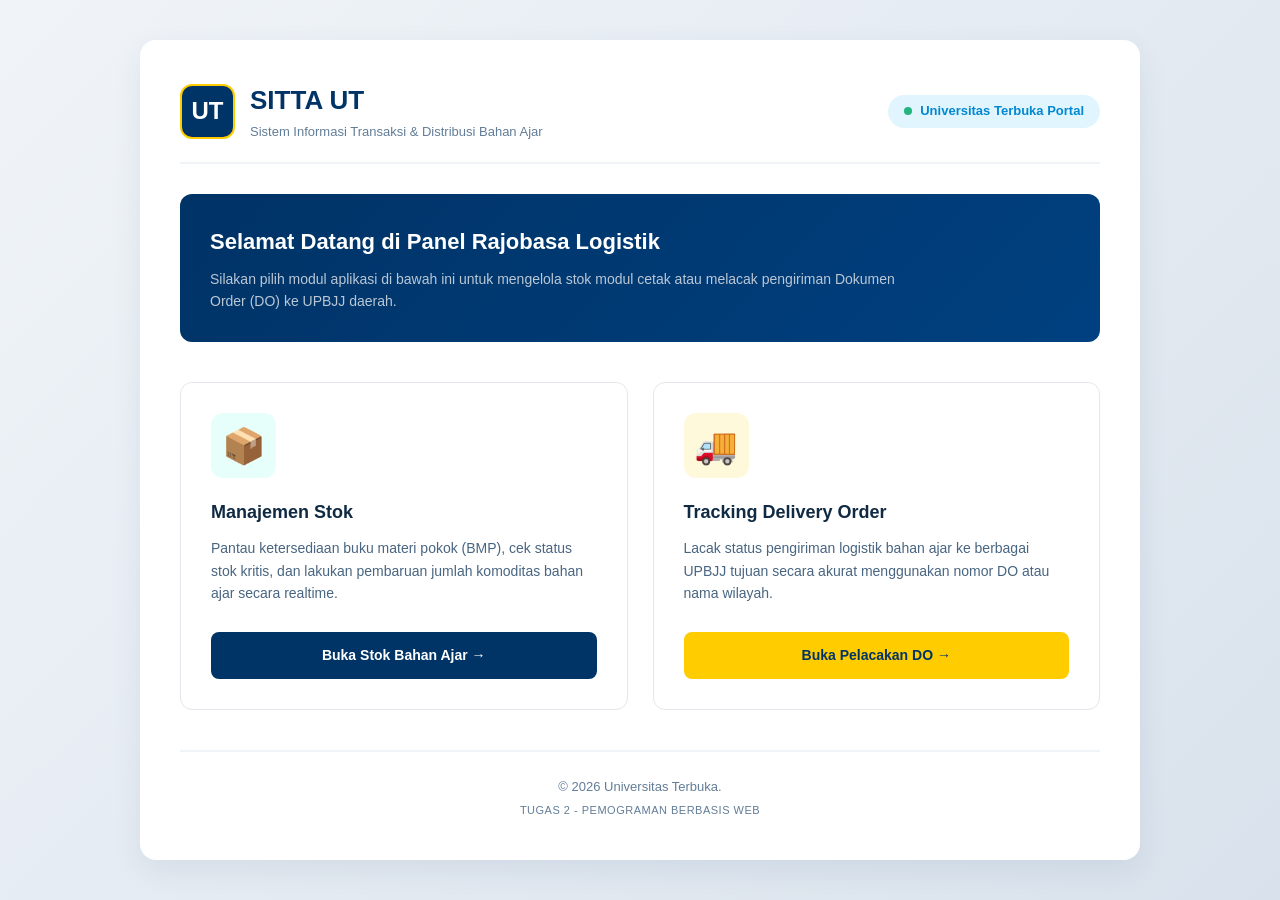
<file: index.html>
<!DOCTYPE html>
<html lang="id">
<head>
    <meta charset="UTF-8">
    <meta name="viewport" content="width=device-width, initial-scale=1.0">
    <title>SITTA UT - Sistem Informasi Bahan Ajar</title>
    <link rel="stylesheet" href="css/style.css">
</head>
<body class="bg-dashboard">

    <div class="dashboard-container">
        <!-- Header Section -->
        <header class="dashboard-header">
            <div class="logo-area">
                <div class="logo-placeholder">UT</div>
                <div>
                    <h1>SITTA UT</h1>
                    <p>Sistem Informasi Transaksi & Distribusi Bahan Ajar</p>
                </div>
            </div>
            <div class="status-badge-top">
                <span class="dot-online"></span> Universitas Terbuka Portal
            </div>
        </header>

        <!-- Welcome Banner -->
        <section class="welcome-banner">
            <h2>Selamat Datang di Panel Rajobasa Logistik</h2>
            <p>Silakan pilih modul aplikasi di bawah ini untuk mengelola stok modul cetak atau melacak pengiriman Dokumen Order (DO) ke UPBJJ daerah.</p>
        </section>

        <!-- Menu Grid Section -->
        <main class="menu-grid">
            
            <!-- Card 1: Stok -->
            <div class="menu-card border-blue">
                <div class="card-icon icon-stok">📦</div>
                <div class="card-body">
                    <h3>Manajemen Stok</h3>
                    <p>Pantau ketersediaan buku materi pokok (BMP), cek status stok kritis, dan lakukan pembaruan jumlah komoditas bahan ajar secara realtime.</p>
                    <a href="stok.html" class="btn-dashboard btn-blue">Buka Stok Bahan Ajar →</a>
                </div>
            </div>

            <!-- Card 2: Tracking -->
            <div class="menu-card border-yellow">
                <div class="card-icon icon-tracking">🚚</div>
                <div class="card-body">
                    <h3>Tracking Delivery Order</h3>
                    <p>Lacak status pengiriman logistik bahan ajar ke berbagai UPBJJ tujuan secara akurat menggunakan nomor DO atau nama wilayah.</p>
                    <a href="tracking.html" class="btn-dashboard btn-yellow">Buka Pelacakan DO →</a>
                </div>
            </div>

        </main>

        <!-- Footer Section -->
        <footer class="dashboard-footer">
            <p>&copy; 2026 Universitas Terbuka.</p>
            <p class="text-muted">Tugas 2 - Pemograman Berbasis Web</p>
        </footer>
    </div>

</body>
</html>
</file>
<file: css/style.css>
/* --- RESET & GLOBAL STYLE --- */
* {
    margin: 0;
    padding: 0;
    box-sizing: border-box;
}

body {
    font-family: Arial, sans-serif;
    color: #333;
    line-height: 1.6;
}

.bg-dashboard {
    background: linear-gradient(135deg, #f0f4f8 0%, #d9e2ec 100%);
    min-height: 100vh;
    display: flex;
    justify-content: center;
    align-items: center;
    padding: 20px;
}

/* --- CONTAINER MAIN --- */
.dashboard-container {
    width: 100%;
    max-width: 1000px;
    background: #ffffff;
    border-radius: 16px;
    box-shadow: 0 10px 30px rgba(0, 51, 102, 0.08);
    overflow: hidden;
    padding: 40px;
}

/* --- HEADER --- */
.dashboard-header {
    display: flex;
    justify-content: space-between;
    align-items: center;
    border-bottom: 2px solid #f0f4f8;
    padding-bottom: 20px;
    margin-bottom: 30px;
}

.logo-area {
    display: flex;
    align-items: center;
    gap: 15px;
}

.logo-placeholder {
    background: #003366;
    color: #ffffff;
    font-weight: 700;
    font-size: 24px;
    width: 55px;
    height: 55px;
    display: flex;
    justify-content: center;
    align-items: center;
    border-radius: 12px;
    border: 2px solid #ffcc00;
}

.logo-area h1 {
    font-size: 26px;
    color: #003366;
    font-weight: 700;
}

.logo-area p {
    font-size: 13px;
    color: #627d98;
}

.status-badge-top {
    font-size: 13px;
    background: #e1f5fe;
    color: #0288d1;
    padding: 6px 16px;
    border-radius: 20px;
    font-weight: 600;
    display: flex;
    align-items: center;
    gap: 8px;
}

.dot-online {
    width: 8px;
    height: 8px;
    background: #24b47e;
    border-radius: 50%;
    display: inline-block;
}

/* --- BANNER --- */
.welcome-banner {
    background: linear-gradient(135deg, #003366 0%, #004080 100%);
    color: #ffffff;
    padding: 30px;
    border-radius: 12px;
    margin-bottom: 40px;
    position: relative;
}

.welcome-banner h2 {
    font-size: 22px;
    margin-bottom: 8px;
    font-weight: 600;
}

.welcome-banner p {
    font-size: 14px;
    color: #bac7d5;
    max-width: 80%; /* DI PERBAIKAN: Menggunakan semicolon (;) */
}

/* --- GRID CARDS --- */
.menu-grid {
    display: grid;
    grid-template-columns: repeat(auto-fit, minmax(300px, 1fr));
    gap: 25px;
    margin-bottom: 40px;
}

.menu-card {
    background: #ffffff;
    border: 1px solid #e4e7eb;
    border-radius: 12px;
    padding: 30px;
    display: flex;
    flex-direction: column;
    gap: 20px;
    transition: all 0.3s ease;
}

.menu-card:hover {
    transform: translateY(-5px);
    box-shadow: 0 12px 20px rgba(0, 0, 0, 0.05);
}

.border-blue:hover { border-color: #003366; }
.border-yellow:hover { border-color: #ffcc00; }

.card-icon {
    font-size: 35px;
    width: 65px;
    height: 65px;
    display: flex;
    justify-content: center;
    align-items: center;
    border-radius: 12px;
}

.icon-stok { background-color: #e6fffa; }
.icon-tracking { background-color: #fff9db; }

.card-body h3 {
    font-size: 18px;
    color: #102a43;
    margin-bottom: 10px;
}

.card-body p {
    font-size: 14px;
    color: #486581;
    margin-bottom: 25px;
    min-height: 70px;
}

/* --- BUTTONS --- */
.btn-dashboard {
    display: block;
    text-align: center;
    padding: 12px 20px;
    font-size: 14px;
    font-weight: 600;
    text-decoration: none;
    border-radius: 8px;
    transition: background 0.2s;
}

.btn-blue { background: #003366; color: #ffffff; }
.btn-blue:hover { background: #002244; }

.btn-yellow { background: #ffcc00; color: #003366; }
.btn-yellow:hover { background: #e6b800; }

/* --- FOOTER --- */
.dashboard-footer {
    text-align: center;
    border-top: 2px solid #f0f4f8;
    padding-top: 25px;
    font-size: 13px;
    color: #627d98;
}

.text-muted {
    font-size: 11px;
    margin-top: 5px;
    letter-spacing: 0.5px;
    text-transform: uppercase;
}

/* --- STYLE HALAMAN STOK & TRACKING --- */
.container {
    max-width: 1000px;
    margin: 40px auto;
    background: #ffffff;
    padding: 30px;
    border-radius: 12px;
    box-shadow: 0 4px 15px rgba(0,0,0,0.05);
}
.btn-back {
    display: inline-block;
    text-decoration: none;
    color: #003366;
    font-weight: 600;
    margin-bottom: 15px;
    font-size: 14px;
}
.filter-section {
    display: flex;
    gap: 20px;
    margin: 20px 0;
    background: #f8fafc;
    padding: 15px;
    border-radius: 8px;
}
.filter-group {
    display: flex;
    flex-direction: column;
    gap: 5px;
}
.filter-group select, .search-input-group input {
    padding: 8px 12px;
    border: 1px solid #cbd5e1;
    border-radius: 6px;
    width: 250px;
}
.summary-text { margin-bottom: 15px; color: #475569; }
table {
    width: 100%;
    border-collapse: collapse;
    margin-top: 10px;
}
th, td {
    padding: 12px 15px;
    border-bottom: 1px solid #e2e8f0;
    text-align: left;
    font-size: 14px;
}
th { background-color: #003366; color: white; font-weight: 600; }
.tag-kat { background: #e2e8f0; padding: 2px 6px; border-radius: 4px; font-size: 11px; font-weight: 600; }
.badge { padding: 4px 8px; border-radius: 20px; font-size: 11px; font-weight: bold; display: inline-block; }
.success { background-color: #d1fae5; color: #065f46; }
.warning { background-color: #fef3c7; color: #92400e; }
.danger { background-color: #fee2e2; color: #991b1b; }
.info { background-color: #e0f2fe; color: #0369a1; }
.btn-sm {
    padding: 6px 12px;
    background: #003366;
    color: white;
    border: none;
    border-radius: 6px;
    cursor: pointer;
    font-size: 12px;
}
.btn-sm:hover { background: #002244; }
.alert-info { background: #e0f2fe; border-left: 4px solid #0288d1; padding: 12px; margin-top: 15px; border-radius: 4px; font-size: 14px; }
.alert-danger { background: #fef2f2; border: 1px solid #fca5a5; padding: 20px; text-align: center; color: #991b1b; border-radius: 8px; margin-top: 15px; }
.tracking-card { border: 1px solid #e2e8f0; padding: 20px; border-radius: 8px; margin-top: 15px; background: #fafafa; }
.tracking-header { display: flex; justify-content: space-between; align-items: center; margin-bottom: 10px; }
.tracking-info-grid { display: grid; grid-template-columns: 1fr 1fr; gap: 10px; margin-top: 15px; font-size: 14px; }
.timeline { list-style: none; padding-left: 10px; margin-top: 15px; }
.timeline li { position: relative; padding-left: 20px; margin-bottom: 10px; font-size: 13px; }
.timeline li::before { content: "•"; color: #0288d1; position: absolute; left: 0; font-size: 18px; top: -3px; }
.time { font-family: monospace; color: #64748b; }
</file>
